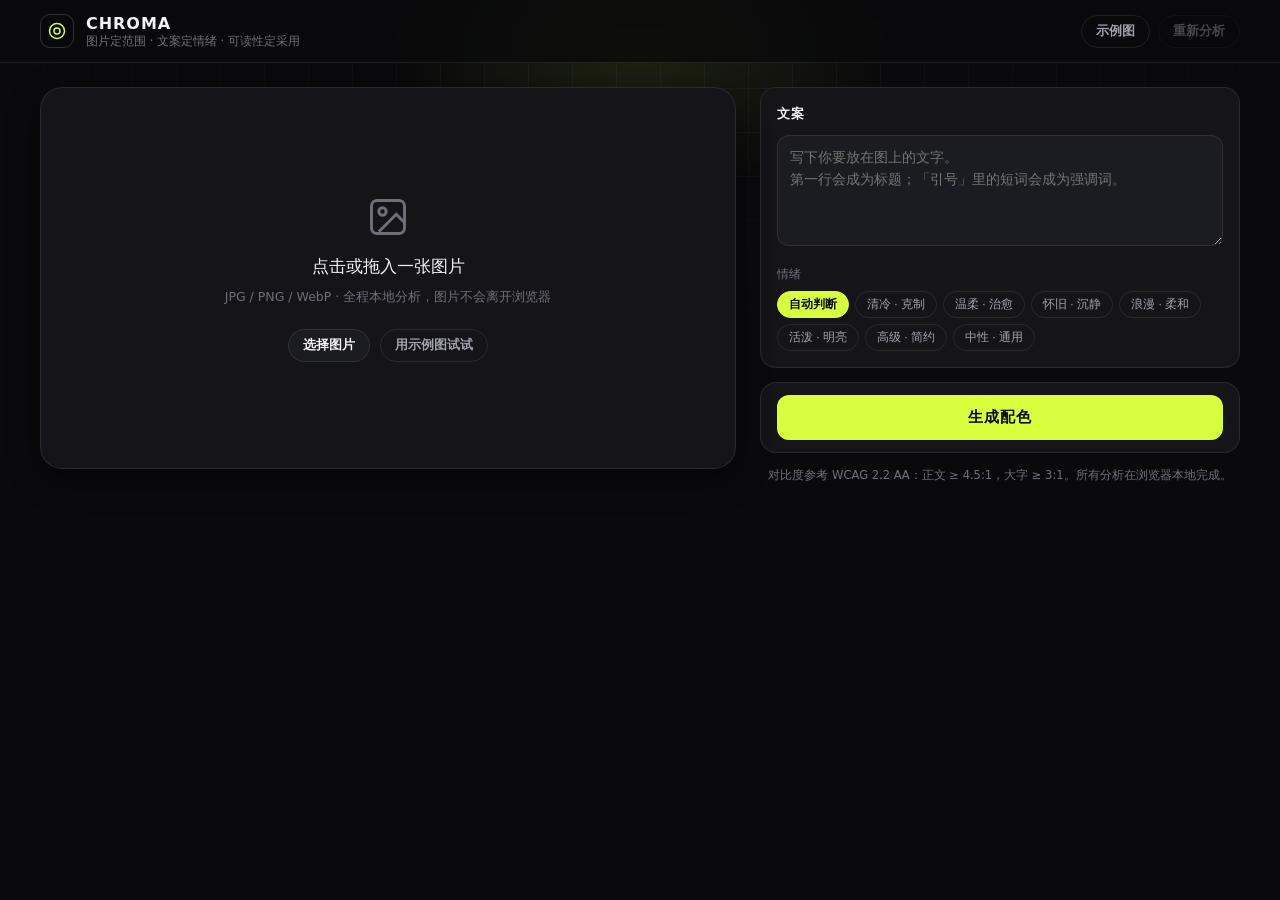
<file: index.html>
<!doctype html>
<html lang="zh-CN">
<head>
  <meta charset="utf-8" />
  <meta name="viewport" content="width=device-width, initial-scale=1, viewport-fit=cover" />
  <title>CHROMA · 基于图片与文案的智能文字配色</title>
  <meta name="description" content="上传一张图片，输入一段文案：系统读取图片真实像素决定颜色范围，判断文案情绪决定方向，按 WCAG 对比度过滤，生成可直接用于图片排版的文字配色。" />
  <link rel="icon" href="data:image/svg+xml,%3Csvg xmlns='http://www.w3.org/2000/svg' viewBox='0 0 24 24' fill='none' stroke='%23d8ff3e' stroke-width='2'%3E%3Ccircle cx='12' cy='12' r='10'/%3E%3Ccircle cx='12' cy='12' r='4'/%3E%3C/svg%3E" />
  <link rel="stylesheet" href="styles.css" />
</head>
<body>
  <div class="atmosphere" aria-hidden="true">
    <div class="atmosphere-grid"></div>
    <div class="atmosphere-glow"></div>
  </div>

  <header class="topbar">
    <div class="brand">
      <span class="brand-mark" aria-hidden="true">
        <svg viewBox="0 0 24 24" fill="none" stroke="currentColor" stroke-width="2"><circle cx="12" cy="12" r="10"/><circle cx="12" cy="12" r="4"/></svg>
      </span>
      <div class="brand-text">
        <strong>CHROMA</strong>
        <span>图片定范围 · 文案定情绪 · 可读性定采用</span>
      </div>
    </div>
    <div class="topbar-actions">
      <button class="btn btn-ghost" id="sampleBtn" type="button">示例图</button>
      <button class="btn btn-ghost" id="reanalyzeBtn" type="button" disabled>重新分析</button>
    </div>
  </header>

  <main class="layout">
    <!-- 左列：上传区 + 实际预览区（同一块画布） -->
    <section class="stage-col">
      <div id="stage" class="stage">
        <div id="dropzone" class="dropzone">
          <svg class="dz-icon" viewBox="0 0 24 24" fill="none" stroke="currentColor" stroke-width="1.6" aria-hidden="true">
            <rect x="3" y="3" width="18" height="18" rx="3"/><circle cx="9" cy="9" r="2"/><path d="M21 15l-4.5-4.5L7 20"/>
          </svg>
          <p class="dz-title">点击或拖入一张图片</p>
          <p class="dz-sub">JPG / PNG / WebP · 全程本地分析，图片不会离开浏览器</p>
          <div class="dz-actions">
            <button id="dzPick" class="btn btn-soft" type="button">选择图片</button>
            <button id="dzSample" class="btn btn-ghost" type="button">用示例图试试</button>
          </div>
        </div>
        <div id="frame" class="frame" hidden>
          <img id="previewImg" alt="上传图片的预览" draggable="false" />
          <div id="overlay" class="overlay" tabindex="0" role="group" aria-label="文字预览框，可拖动调整位置">
            <div id="overlayScrim" class="ov-scrim" hidden></div>
            <div id="overlayText" class="ov-inner">
              <div id="ovAccent" class="ov-accent" hidden></div>
              <h2 id="ovTitle" class="ov-title"></h2>
              <p id="ovBody" class="ov-body"></p>
            </div>
          </div>
          <div id="frameHint" class="frame-hint">拖动文字框到你想放文字的位置，配色会按该区域重新计算</div>
        </div>
        <input id="fileInput" type="file" accept="image/jpeg,image/png,image/webp" hidden />
      </div>
      <div class="stage-foot">
        <button id="replaceBtn" class="btn btn-ghost" type="button" hidden>更换图片</button>
        <span id="imgMeta" class="meta"></span>
      </div>
      <!-- 可读性检查条：标题 / 正文 / 强调 三角色的真实对比度 -->
      <div id="contrastStrip" class="contrast-strip" hidden></div>
    </section>

    <!-- 右列：文案 → 主按钮 → 结果 -->
    <section class="panel-col">
      <div class="panel">
        <label class="p-label" for="copyInput">文案</label>
        <textarea id="copyInput" rows="4" placeholder="写下你要放在图上的文字。&#10;第一行会成为标题；「引号」里的短词会成为强调词。"></textarea>
        <div class="mood-row">
          <span class="p-sub">情绪</span>
          <div id="moodChips" class="chips" role="radiogroup" aria-label="文案情绪"></div>
        </div>
        <p id="moodRead" class="mood-read" hidden></p>
      </div>

      <div class="panel panel-action">
        <button id="generateBtn" class="btn-primary" type="button">生成配色</button>
        <p id="staleHint" class="stale-hint" hidden></p>
      </div>

      <div class="panel" id="resultPanel" hidden>
        <div class="p-head">
          <span class="p-label">配色方案</span>
          <span id="bgTypeBadge" class="badge"></span>
        </div>
        <div id="bgSummary" class="bg-summary"></div>
        <div id="schemeList" class="scheme-list"></div>
      </div>

      <!-- 高级区（折叠）：保留原有排版调整 / 原色驱动增强 / 导出能力 -->
      <details class="adv" id="advPanel" hidden>
        <summary>高级：排版 · 取色增强 · 导出</summary>
        <div class="adv-body">
          <div class="grid2">
            <label class="f-row">字号<input id="sizeRange" type="range" min="18" max="88" value="40" /><output id="sizeVal">40</output></label>
            <label class="f-row">文字框宽<input id="widthRange" type="range" min="24" max="92" value="62" /><output id="widthVal">62%</output></label>
            <label class="f-row">行高<input id="lhRange" type="range" min="90" max="200" value="135" /><output id="lhVal">1.35</output></label>
            <label class="f-row">字距<input id="lsRange" type="range" min="-5" max="30" value="2" /><output id="lsVal">0.02em</output></label>
          </div>
          <div class="grid2">
            <label class="f-row">字重
              <select id="weightSelect"><option value="400">常规</option><option value="600">半粗</option><option value="700" selected>粗体</option><option value="900">特粗</option></select>
            </label>
            <label class="f-row">对齐
              <select id="alignSelect"><option value="left" selected>左对齐</option><option value="center">居中</option><option value="right">右对齐</option></select>
            </label>
          </div>
          <div class="toggle-row">
            <button id="strokeToggle" class="toggle" type="button" role="switch" aria-checked="true">描边</button>
            <button id="shadowToggle" class="toggle" type="button" role="switch" aria-checked="true">阴影</button>
            <button id="scrimToggle" class="toggle" type="button" role="switch" aria-checked="false">文字底衬</button>
            <button id="resetBtn" class="btn btn-ghost" type="button">恢复默认排版</button>
          </div>

          <div class="adv-sep"></div>
          <p class="p-sub">原色驱动增强（手动）</p>
          <div class="src-row">
            <span id="srcChip" class="chip-swatch"></span>
            <div class="src-meta"><span id="srcHex" class="mono">—</span><span id="srcHsl" class="meta"></span></div>
            <button id="srcPickBtn" class="btn btn-ghost" type="button">吸色</button>
            <button id="resetSourceBtn" class="btn btn-ghost" type="button">用主色</button>
          </div>
          <div class="grid2">
            <label class="f-row">明度 ΔL<input id="enhanceL" type="range" min="-30" max="30" value="0" /><output id="valL">0%</output></label>
            <label class="f-row">色度 ΔC<input id="enhanceC" type="range" min="-30" max="30" value="0" /><output id="valC">0%</output></label>
          </div>
          <div id="variantRow" class="variant-row"></div>

          <div class="adv-sep"></div>
          <div class="export-row">
            <button id="copyHexBtn" class="btn btn-soft" type="button" disabled>复制色值</button>
            <button id="copyCssBtn" class="btn btn-soft" type="button" disabled>复制 CSS 变量</button>
            <button id="pngBtn" class="btn btn-soft" type="button" disabled>色卡 PNG</button>
            <button id="jsonBtn" class="btn btn-soft" type="button" disabled>分析 JSON</button>
          </div>
        </div>
      </details>

      <p class="foot-note">对比度参考 WCAG 2.2 AA：正文 ≥ 4.5:1，大字 ≥ 3:1。所有分析在浏览器本地完成。</p>
    </section>
  </main>

  <div id="toast" class="toast" role="status" aria-live="polite"></div>

  <script src="color-core.js"></script>
  <script src="mood-core.js"></script>
  <script src="app.js"></script>
</body>
</html>
</file>
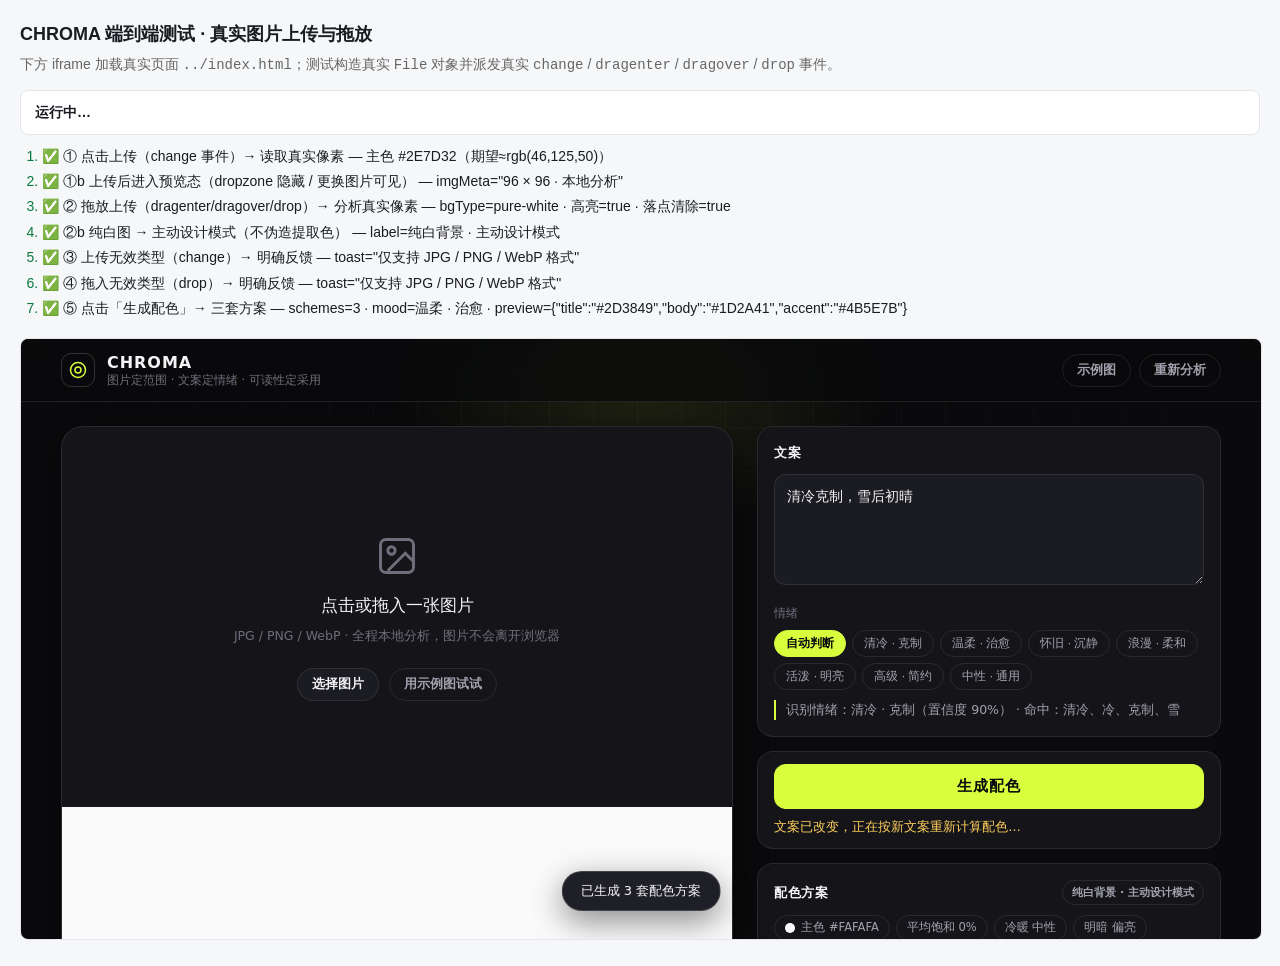
<file: tests/e2e-upload.html>
<!doctype html>
<html lang="zh-CN">
<head>
<meta charset="utf-8" />
<meta name="viewport" content="width=device-width, initial-scale=1" />
<title>CHROMA · E2E 上传与拖放测试</title>
<style>
  body { font: 14px/1.6 -apple-system, "PingFang SC", "Microsoft YaHei", sans-serif; margin: 0; padding: 20px; background: #f6f7f9; color: #1a1c22; }
  h1 { font-size: 18px; margin: 0 0 4px; }
  .sub { color: #666; margin: 0 0 14px; }
  #summary { font-weight: 700; margin: 10px 0; padding: 10px 14px; border-radius: 8px; background: #fff; border: 1px solid #e2e5ea; }
  #summary.ok { background: #eafaf0; border-color: #b6e6c8; color: #0a7a3d; }
  #summary.bad { background: #fdecec; border-color: #f3bcbc; color: #b32b2b; }
  ol { padding-left: 22px; margin: 8px 0 0; }
  li { margin: 3px 0; }
  li.pass::marker { color: #0a7a3d; }
  li.fail::marker { color: #b32b2b; }
  .detail { color: #666; font-size: 12px; }
  iframe { width: 100%; height: 600px; border: 1px solid #e2e5ea; border-radius: 8px; background: #fff; margin-top: 16px; }
</style>
</head>
<body>
  <h1>CHROMA 端到端测试 · 真实图片上传与拖放</h1>
  <p class="sub">下方 iframe 加载真实页面 <code>../index.html</code>；测试构造真实 <code>File</code> 对象并派发真实 <code>change</code> / <code>dragenter</code> / <code>dragover</code> / <code>drop</code> 事件。</p>
  <div id="summary">运行中…</div>
  <ol id="results"></ol>
  <iframe id="app" src="../index.html" title="被测试页面"></iframe>

  <script>
  (function () {
    'use strict';
    var iframe = document.getElementById('app');
    var summaryEl = document.getElementById('summary');
    var resultsEl = document.getElementById('results');
    var results = [];
    var sleep = function (ms) { return new Promise(function (r) { setTimeout(r, ms); }); };

    function win() { return iframe.contentWindow; }
    function doc() { return iframe.contentDocument; }
    function el(id) { return doc().getElementById(id); }
    function toastText() { var t = el('toast'); return t ? t.textContent : ''; }

    function waitFor(fn, timeout, step) {
      timeout = timeout || 4000; step = step || 50;
      var t0 = Date.now();
      return new Promise(function (resolve) {
        (function poll() {
          var ok = false;
          try { ok = !!fn(); } catch (e) { ok = false; }
          if (ok) return resolve(true);
          if (Date.now() - t0 > timeout) return resolve(false);
          setTimeout(poll, step);
        })();
      });
    }

    function record(name, pass, detail) {
      results.push({ name: name, pass: !!pass, detail: detail || '' });
      var li = document.createElement('li');
      li.className = pass ? 'pass' : 'fail';
      li.textContent = (pass ? '✅ ' : '❌ ') + name + (detail ? '  — ' + detail : '');
      resultsEl.appendChild(li);
    }

    function hexToRgb(hex) {
      var h = hex.replace('#', '');
      return [parseInt(h.slice(0, 2), 16), parseInt(h.slice(2, 4), 16), parseInt(h.slice(4, 6), 16)];
    }
    function near(rgb, target, tol) {
      return rgb.every(function (v, i) { return Math.abs(v - target[i]) <= tol; });
    }

    /* 用 canvas 生成一张真实图片文件（可指定纯色），走真实 File/Blob 通道 */
    function makeImageFile(rgb, opts) {
      opts = opts || {};
      var w = opts.w || 96, h = opts.h || 96, type = opts.type || 'image/png', name = opts.name || 'test.png';
      var c = doc().createElement('canvas');
      c.width = w; c.height = h;
      var x = c.getContext('2d');
      x.fillStyle = 'rgb(' + rgb.join(',') + ')';
      x.fillRect(0, 0, w, h);
      return new Promise(function (res) {
        c.toBlob(function (b) { res(new File([b], name, { type: type })); }, type);
      });
    }
    function makeTextFile() { return new File(['hello'], 'note.txt', { type: 'text/plain' }); }
    function dataTransferWith(file) {
      var dt = new DataTransfer();
      dt.items.add(file);
      return dt;
    }
    function fireDrag(target, type, dt) {
      target.dispatchEvent(new DragEvent(type, { bubbles: true, cancelable: true, dataTransfer: dt }));
    }

    async function run() {
      var ready = await waitFor(function () { return win() && win().__IPS && doc().readyState === 'complete'; }, 8000);
      if (!ready) { record('应用就绪', false, '未检测到 window.__IPS 或 iframe 未加载'); return finish(); }
      await sleep(300);

      /* ① 点击上传：真实 File 走 fileInput 的 change 事件 */
      try {
        var green = [46, 125, 50];
        var f = await makeImageFile(green, { name: 'green.png' });
        var fi = el('fileInput');
        fi.files = dataTransferWith(f).files;
        fi.dispatchEvent(new Event('change', { bubbles: true }));
        var ok = await waitFor(function () { return win().__IPS.get().palette.length > 0; }, 6000);
        var st = win().__IPS.get();
        var p0 = st.palette.length ? hexToRgb(st.palette[0]) : [0, 0, 0];
        record('① 点击上传（change 事件）→ 读取真实像素',
          ok && near(p0, green, 32),
          '主色 ' + (st.palette[0] || '—') + '（期望≈rgb(46,125,50)）');
        record('①b 上传后进入预览态（dropzone 隐藏 / 更换图片可见）',
          el('dropzone').hidden === true && el('frame').hidden === false && el('replaceBtn').hidden === false,
          'imgMeta="' + el('imgMeta').textContent + '"');
      } catch (e) { record('① 点击上传', false, String(e)); }

      /* ② 拖放上传：真实 DragEvent + dataTransfer.files */
      try {
        var f2 = await makeImageFile([250, 250, 250], { name: 'white.png' });
        var dt = dataTransferWith(f2);
        var stage = el('stage');
        fireDrag(stage, 'dragenter', dt);
        var over = el('dropzone').classList.contains('is-over');
        fireDrag(stage, 'dragover', dt);
        fireDrag(stage, 'drop', dt);
        var cleared = !el('dropzone').classList.contains('is-over');
        var ok2 = await waitFor(function () {
          var s = win().__IPS.get(); return s.bgType && s.bgType.type === 'pure-white';
        }, 6000);
        var st2 = win().__IPS.get();
        record('② 拖放上传（dragenter/dragover/drop）→ 分析真实像素',
          ok2 && over && cleared,
          'bgType=' + (st2.bgType && st2.bgType.type) + ' · 高亮=' + over + ' · 落点清除=' + cleared);
        record('②b 纯白图 → 主动设计模式（不伪造提取色）',
          !!st2.bgType && st2.bgType.type === 'pure-white' && st2.bgType.mode === 'B',
          'label=' + (st2.bgType && st2.bgType.label));
      } catch (e) { record('② 拖放上传', false, String(e)); }

      /* ③ 无效类型：change */
      try {
        var fi3 = el('fileInput');
        fi3.files = dataTransferWith(makeTextFile()).files;
        fi3.dispatchEvent(new Event('change', { bubbles: true }));
        await sleep(80);
        var t3 = toastText();
        record('③ 上传无效类型（change）→ 明确反馈', t3.indexOf('仅支持') >= 0, 'toast="' + t3 + '"');
      } catch (e) { record('③ 无效类型 change', false, String(e)); }

      /* ④ 无效类型：drop */
      try {
        fireDrag(el('stage'), 'drop', dataTransferWith(makeTextFile()));
        await sleep(80);
        var t4 = toastText();
        record('④ 拖入无效类型（drop）→ 明确反馈', t4.indexOf('仅支持') >= 0, 'toast="' + t4 + '"');
      } catch (e) { record('④ 无效类型 drop', false, String(e)); }

      /* ⑤ 主按钮「生成配色」 */
      try {
        el('copyInput').value = '温柔暖阳，治愈每一刻';
        el('generateBtn').click();
        await sleep(100);
        var st5 = win().__IPS.get();
        record('⑤ 点击「生成配色」→ 三套方案',
          st5.hasResult && st5.schemes.length === 3 && !!st5.preview,
          'schemes=' + st5.schemes.length + ' · mood=' + (st5.mood && st5.mood.label) + ' · preview=' + JSON.stringify(st5.preview));
      } catch (e) { record('⑤ 生成配色', false, String(e)); }

      /* ⑥ 文案变化（input 事件）→ 自动重算（非仅改预览文字） */
      try {
        var before = JSON.stringify(win().__IPS.get().schemes.map(function (s) { return s.roles; }));
        var ci = el('copyInput');
        ci.value = '清冷克制，雪后初晴';
        ci.dispatchEvent(new Event('input', { bubbles: true }));
        await sleep(850); // debounce 480ms 后重算
        var st6 = win().__IPS.get();
        var after = JSON.stringify(st6.schemes.map(function (s) { return s.roles; }));
        record('⑥ 文案变化（input 事件）→ 自动重算配色',
          before !== after,
          'mood=' + (st6.mood && st6.mood.label) + ' · 色值变化=' + (before !== after));
      } catch (e) { record('⑥ 文案变化重算', false, String(e)); }

      /* ⑦ 方案切换 → 预览变化 */
      try {
        var beforeP = JSON.stringify(win().__IPS.get().preview);
        var cards = doc().querySelectorAll('#schemeList .scheme-card');
        if (cards.length < 3) throw new Error('方案卡片不足 3 个');
        cards[2].click();
        await sleep(80);
        var st7 = win().__IPS.get();
        record('⑦ 点击方案卡片 → 切换下方预览',
          st7.activeScheme === 2 && JSON.stringify(st7.preview) !== beforeP,
          'activeScheme=' + st7.activeScheme + ' · 预览变化=' + (JSON.stringify(st7.preview) !== beforeP));
      } catch (e) { record('⑦ 方案切换', false, String(e)); }

      /* ⑧ 复制按钮 → 复制对应 HEX 并反馈 */
      try {
        var copied = [];
        try {
          Object.defineProperty(win().navigator, 'clipboard', {
            configurable: true,
            value: { writeText: function (t) { copied.push(t); return Promise.resolve(); } },
          });
        } catch (e2) {}
        var btn = doc().querySelector('#schemeList .copy-btn');
        var hex = btn.getAttribute('data-copy');
        btn.click();
        await sleep(80);
        var t8 = toastText();
        record('⑧ 复制按钮 → 复制对应 HEX 并反馈',
          copied.indexOf(hex) >= 0 || t8.indexOf(hex) >= 0,
          '复制=' + JSON.stringify(copied) + ' · toast="' + t8 + '"');
      } catch (e) { record('⑧ 复制按钮', false, String(e)); }

      /* ⑨ 更换图片 → 触发文件选择 */
      try {
        var fi9 = el('fileInput');
        var clicked = 0;
        var orig = fi9.click;
        fi9.click = function () { clicked++; };
        el('replaceBtn').click();
        fi9.click = orig;
        record('⑨ 「更换图片」→ 触发文件选择', clicked === 1, 'fileInput.click() 调用 ' + clicked + ' 次');
      } catch (e) { record('⑨ 更换图片', false, String(e)); }

      /* ⑩ 空文案 → 明确提示 */
      try {
        el('copyInput').value = '';
        el('generateBtn').click();
        await sleep(80);
        var t10 = toastText();
        record('⑩ 空文案 → 明确提示', t10.indexOf('文案') >= 0, 'toast="' + t10 + '"');
      } catch (e) { record('⑩ 空文案', false, String(e)); }

      finish();
    }

    function finish() {
      var passed = results.filter(function (r) { return r.pass; }).length;
      var total = results.length;
      var failed = total - passed;
      summaryEl.textContent = (failed === 0 ? '全部通过 ' : '存在失败 ') + passed + '/' + total;
      summaryEl.className = failed === 0 ? 'ok' : 'bad';
      window.__E2E_RESULT = { passed: passed, failed: failed, total: total, results: results };
    }

    window.__E2E = { run: run };
    iframe.addEventListener('load', function () { run(); });
  })();
  </script>
</body>
</html>
</file>
<file: styles.css>
/* =========================================================
   CHROMA · 极简样式
   沿用原设计令牌体系；只保留五区域所需样式。
   ========================================================= */
:root {
  --bg: #0a0a0c;
  --surface: #141419;
  --surface-2: #1b1b22;
  --line: rgba(255, 255, 255, 0.09);
  --line-strong: rgba(255, 255, 255, 0.16);
  --text: #f4f4f6;
  --text-2: #a3a3af;
  --text-3: #6f6f7c;
  --accent: #d8ff3e;
  --accent-ink: #0a0a0c;
  --ok: #7ee08a;
  --warn: #ffcf5c;
  --bad: #ff7a7a;
  --r-sm: 8px; --r-md: 12px; --r-lg: 16px; --r-xl: 22px;
  --font-display: "SF Pro Display", system-ui, -apple-system, "PingFang SC", "Microsoft YaHei", sans-serif;
  --font-body: system-ui, -apple-system, "PingFang SC", "Microsoft YaHei", sans-serif;
  --font-mono: ui-monospace, "SF Mono", Menlo, Consolas, monospace;
  --shadow-1: 0 1px 2px rgba(0, 0, 0, 0.35);
  --shadow-2: 0 10px 32px rgba(0, 0, 0, 0.45);
}

* { box-sizing: border-box; }
html, body { margin: 0; padding: 0; }
body {
  background: var(--bg);
  color: var(--text);
  font-family: var(--font-body);
  font-size: 14px;
  line-height: 1.55;
  min-height: 100vh;
  -webkit-font-smoothing: antialiased;
}
.mono { font-family: var(--font-mono); }
.meta { color: var(--text-3); font-size: 12px; }

/* ---------- 氛围层（轻量） ---------- */
.atmosphere { position: fixed; inset: 0; pointer-events: none; z-index: 0; }
.atmosphere-grid {
  position: absolute; inset: 0; opacity: 0.5;
  background-image: linear-gradient(var(--line) 1px, transparent 1px), linear-gradient(90deg, var(--line) 1px, transparent 1px);
  background-size: 44px 44px;
  mask-image: radial-gradient(ellipse 90% 60% at 50% 0%, black 0%, transparent 70%);
  -webkit-mask-image: radial-gradient(ellipse 90% 60% at 50% 0%, black 0%, transparent 70%);
}
.atmosphere-glow {
  position: absolute; left: 50%; top: -160px; width: 720px; height: 420px; transform: translateX(-50%);
  background: radial-gradient(closest-side, rgba(216, 255, 62, 0.10), transparent 70%);
}

/* ---------- 顶栏 ---------- */
.topbar {
  position: sticky; top: 0; z-index: 20;
  display: flex; align-items: center; justify-content: space-between; gap: 16px;
  padding: 14px clamp(16px, 4vw, 40px);
  background: rgba(10, 10, 12, 0.82);
  backdrop-filter: blur(12px);
  border-bottom: 1px solid var(--line);
}
.brand { display: flex; align-items: center; gap: 12px; }
.brand-mark {
  display: grid; place-items: center; width: 34px; height: 34px;
  border: 1px solid var(--line-strong); border-radius: 10px; color: var(--accent);
}
.brand-mark svg { width: 18px; height: 18px; }
.brand-text { display: flex; flex-direction: column; line-height: 1.25; }
.brand-text strong { font-family: var(--font-display); font-size: 16px; letter-spacing: 0.06em; }
.brand-text span { color: var(--text-3); font-size: 11.5px; }
.topbar-actions { display: flex; gap: 8px; }

/* ---------- 布局 ---------- */
.layout {
  position: relative; z-index: 1;
  display: grid; grid-template-columns: minmax(0, 1.45fr) minmax(340px, 1fr);
  gap: 24px;
  padding: 24px clamp(16px, 4vw, 40px) 48px;
  max-width: 1440px; margin: 0 auto;
  align-items: start;
}
@media (max-width: 960px) {
  .layout { grid-template-columns: 1fr; }
}

/* ---------- 左列：舞台（上传 + 预览） ---------- */
.stage-col { display: flex; flex-direction: column; gap: 10px; min-width: 0; }
.stage {
  position: relative; width: 100%;
  border: 1px solid var(--line); border-radius: var(--r-xl);
  background: var(--surface);
  overflow: hidden;
  min-height: 320px;
  box-shadow: var(--shadow-2);
}
.dropzone {
  display: flex; flex-direction: column; align-items: center; justify-content: center; gap: 8px;
  min-height: 380px; text-align: center; padding: 32px; cursor: pointer;
  transition: border-color 0.15s, background 0.15s;
}
.dropzone.is-over { background: rgba(216, 255, 62, 0.05); }
.dz-icon { width: 44px; height: 44px; color: var(--text-3); }
.dz-title { margin: 6px 0 0; font-family: var(--font-display); font-size: 17px; }
.dz-sub { margin: 0 0 14px; color: var(--text-3); font-size: 12.5px; }
.dz-actions { display: flex; gap: 10px; flex-wrap: wrap; justify-content: center; }

.frame { position: relative; line-height: 0; }
.frame.is-picking { cursor: crosshair; }
#previewImg { width: 100%; height: auto; display: block; user-select: none; }

/* 文字预览框 */
.overlay {
  position: absolute; transform: translate(-50%, -50%);
  width: 62%; cursor: grab; outline: none;
  line-height: 1.35;
  touch-action: none;
}
.overlay:active { cursor: grabbing; }
.overlay:focus-visible { box-shadow: 0 0 0 2px rgba(216, 255, 62, 0.7); border-radius: 10px; }
.ov-inner { position: relative; z-index: 1; display: flex; flex-direction: column; gap: 0.4em; }
.ov-accent {
  font-size: 0.42em; font-weight: 700; letter-spacing: 0.18em;
  display: inline-flex; align-items: center; gap: 0.5em; width: fit-content;
}
.ov-accent::before { content: ""; width: 1.6em; height: 2px; background: currentColor; border-radius: 2px; }
.ov-title { margin: 0; font-family: var(--font-display); font-size: 1em; line-height: 1.15; }
.ov-body { margin: 0; font-size: 0.44em; line-height: inherit; white-space: pre-line; }
.ov-scrim {
  position: absolute; inset: -0.9em -1.1em; z-index: 0;
  border-radius: 12px; backdrop-filter: blur(2px);
}
.frame-hint {
  position: absolute; left: 50%; bottom: 14px; transform: translateX(-50%);
  z-index: 3; padding: 6px 12px; border-radius: 999px;
  background: rgba(10, 10, 12, 0.72); color: var(--text-2);
  font-size: 12px; border: 1px solid var(--line);
  pointer-events: none; white-space: nowrap;
  transition: opacity 0.3s;
}
.frame-hint.is-hidden { opacity: 0; }

.stage-foot { display: flex; align-items: center; gap: 12px; }

/* 可读性检查条 */
.contrast-strip {
  display: grid; grid-template-columns: repeat(3, 1fr); gap: 8px;
}
@media (max-width: 640px) { .contrast-strip { grid-template-columns: 1fr; } }
.cbox {
  display: flex; align-items: center; gap: 10px;
  padding: 9px 12px; border: 1px solid var(--line); border-radius: var(--r-md);
  background: var(--surface);
}
.cbox .sw { width: 26px; height: 26px; border-radius: 7px; flex: none; box-shadow: inset 0 0 0 1px rgba(255,255,255,0.12); }
.cbox .role { font-size: 11.5px; color: var(--text-3); }
.cbox .hexv { font-family: var(--font-mono); font-size: 12.5px; }
.cbox .ratio { margin-left: auto; font-family: var(--font-mono); font-size: 12px; }
.cbox.is-ok .ratio { color: var(--ok); }
.cbox.is-warn .ratio { color: var(--warn); }
.cbox.is-bad .ratio { color: var(--bad); }

/* ---------- 右列 ---------- */
.panel-col { display: flex; flex-direction: column; gap: 14px; min-width: 0; }
.panel {
  background: var(--surface); border: 1px solid var(--line); border-radius: var(--r-lg);
  padding: 16px;
}
.p-label { font-family: var(--font-display); font-size: 13px; font-weight: 700; letter-spacing: 0.04em; display: block; margin-bottom: 10px; }
.p-sub { color: var(--text-3); font-size: 12px; }
.p-head { display: flex; align-items: center; justify-content: space-between; margin-bottom: 10px; }
.p-head .p-label { margin-bottom: 0; }

#copyInput {
  width: 100%; resize: vertical; min-height: 92px;
  background: var(--surface-2); color: var(--text);
  border: 1px solid var(--line); border-radius: var(--r-md);
  padding: 10px 12px; font: inherit; line-height: 1.6;
}
#copyInput:focus { outline: none; border-color: var(--line-strong); }

.mood-row { display: flex; flex-direction: column; gap: 8px; margin-top: 12px; }
.chips { display: flex; flex-wrap: wrap; gap: 6px; }
.chip {
  appearance: none; cursor: pointer;
  border: 1px solid var(--line); border-radius: 999px;
  background: transparent; color: var(--text-2);
  font-size: 12px; padding: 4px 11px;
  transition: color 0.15s, border-color 0.15s, background 0.15s;
}
.chip:hover { color: var(--text); border-color: var(--line-strong); }
.chip.is-on { background: var(--accent); color: var(--accent-ink); border-color: var(--accent); font-weight: 600; }
.mood-read { margin: 10px 0 0; color: var(--text-2); font-size: 12.5px; border-left: 2px solid var(--accent); padding-left: 10px; }

.panel-action { padding: 12px 16px; }
.stale-hint { margin: 8px 0 0; color: var(--warn); font-size: 12.5px; }

/* 主按钮（唯一主操作） */
.btn-primary {
  width: 100%; appearance: none; cursor: pointer;
  border: none; border-radius: var(--r-md);
  background: var(--accent); color: var(--accent-ink);
  font: 700 15px var(--font-display); letter-spacing: 0.08em;
  padding: 13px 0; transition: transform 0.12s, filter 0.15s;
}
.btn-primary:hover { filter: brightness(1.06); }
.btn-primary:active { transform: scale(0.985); }
.btn-primary:disabled { opacity: 0.45; cursor: not-allowed; }

/* 通用按钮 */
.btn {
  appearance: none; cursor: pointer; font: 600 12.5px var(--font-body);
  border-radius: 999px; padding: 7px 14px; transition: all 0.15s;
  border: 1px solid var(--line); background: transparent; color: var(--text-2);
}
.btn:hover { color: var(--text); border-color: var(--line-strong); }
.btn:disabled { opacity: 0.4; cursor: not-allowed; }
.btn-soft { background: var(--surface-2); color: var(--text); }
.btn-ghost { background: transparent; }

/* 背景 */
.bg-summary { display: flex; flex-wrap: wrap; gap: 6px; margin-bottom: 12px; }
.tag {
  display: inline-flex; align-items: center; gap: 6px;
  border: 1px solid var(--line); border-radius: 999px;
  padding: 3px 10px; font-size: 11.5px; color: var(--text-2);
}
.tag .dot { width: 10px; height: 10px; border-radius: 50%; box-shadow: inset 0 0 0 1px rgba(255,255,255,0.15); }

/* 徽章 */
.badge {
  display: inline-flex; align-items: center;
  font-size: 11px; font-weight: 600; padding: 3px 9px; border-radius: 999px;
  border: 1px solid var(--line);
}
.badge.b-ok { color: var(--ok); border-color: rgba(126, 224, 138, 0.4); background: rgba(126, 224, 138, 0.08); }
.badge.b-warn { color: var(--warn); border-color: rgba(255, 207, 92, 0.4); background: rgba(255, 207, 92, 0.08); }
.badge.b-bad { color: var(--bad); border-color: rgba(255, 122, 122, 0.4); background: rgba(255, 122, 122, 0.08); }
.badge.b-info { color: var(--text-2); }

/* 方案卡片 */
.scheme-list { display: flex; flex-direction: column; gap: 10px; }
.scheme-card {
  border: 1px solid var(--line); border-radius: var(--r-md);
  padding: 12px 12px 10px; cursor: pointer;
  background: var(--surface-2);
  transition: border-color 0.15s;
}
.scheme-card:hover { border-color: var(--line-strong); }
.scheme-card.is-active { border-color: var(--accent); }
.scheme-head { display: flex; align-items: baseline; gap: 8px; flex-wrap: wrap; }
.scheme-name { font: 700 14px var(--font-display); }
.scheme-tag { color: var(--text-3); font-size: 11.5px; }
.scheme-mood { color: var(--accent); font-size: 11.5px; }
.scheme-desc { margin: 6px 0 10px; color: var(--text-3); font-size: 12px; }
.role-rows { display: flex; flex-direction: column; gap: 6px; }
.role-row {
  display: flex; align-items: center; gap: 10px;
  padding: 6px 8px; border-radius: var(--r-sm);
  background: rgba(255, 255, 255, 0.03);
}
.role-row .sw { width: 30px; height: 30px; border-radius: 8px; flex: none; box-shadow: inset 0 0 0 1px rgba(255,255,255,0.12); }
.role-row .rname { font-size: 12px; color: var(--text-3); width: 3.2em; flex: none; }
.role-row .hexv { font-family: var(--font-mono); font-size: 13px; }
.role-row .ratio { margin-left: auto; font-family: var(--font-mono); font-size: 11.5px; }
.role-row .ratio.is-ok { color: var(--ok); }
.role-row .ratio.is-warn { color: var(--warn); }
.role-row .ratio.is-bad { color: var(--bad); }
.copy-btn {
  appearance: none; cursor: pointer; flex: none;
  width: 26px; height: 26px; display: grid; place-items: center;
  border: 1px solid var(--line); border-radius: 7px;
  background: transparent; color: var(--text-2); font-size: 12px;
}
.copy-btn:hover { color: var(--text); border-color: var(--line-strong); }
.copy-btn.is-done { color: var(--ok); border-color: rgba(126, 224, 138, 0.5); }
.extra-dots { display: flex; gap: 5px; margin-top: 8px; align-items: center; }
.extra-dots .dot { width: 14px; height: 14px; border-radius: 5px; box-shadow: inset 0 0 0 1px rgba(255,255,255,0.12); }
.extra-dots .dlabel { color: var(--text-3); font-size: 11px; margin-right: 2px; }

/* ---------- 高级折叠区 ---------- */
.adv {
  border: 1px solid var(--line); border-radius: var(--r-lg);
  background: var(--surface);
}
.adv summary {
  cursor: pointer; padding: 12px 16px; color: var(--text-2); font-size: 12.5px;
  user-select: none; list-style: none;
}
.adv summary::before { content: "▸ "; }
.adv[open] summary::before { content: "▾ "; }
.adv-body { padding: 0 16px 16px; display: flex; flex-direction: column; gap: 12px; }
.grid2 { display: grid; grid-template-columns: 1fr 1fr; gap: 10px 14px; }
@media (max-width: 480px) { .grid2 { grid-template-columns: 1fr; } }
.f-row { display: flex; align-items: center; gap: 8px; font-size: 12px; color: var(--text-2); }
.f-row input[type="range"] { flex: 1; }
.f-row select {
  background: var(--surface-2); color: var(--text); border: 1px solid var(--line);
  border-radius: 7px; padding: 4px 8px; font-size: 12px; margin-left: auto;
}
.f-row output { font-family: var(--font-mono); font-size: 11.5px; min-width: 4.2em; text-align: right; color: var(--text-3); }
input[type="range"] { accent-color: var(--accent); }

.toggle-row { display: flex; flex-wrap: wrap; gap: 8px; align-items: center; }
.toggle {
  appearance: none; cursor: pointer; border: 1px solid var(--line); border-radius: 999px;
  background: transparent; color: var(--text-2); font: 600 12px var(--font-body); padding: 5px 12px;
}
.toggle[aria-checked="true"] { background: rgba(216, 255, 62, 0.12); color: var(--accent); border-color: rgba(216, 255, 62, 0.5); }

.adv-sep { height: 1px; background: var(--line); margin: 2px 0; }

.src-row { display: flex; align-items: center; gap: 10px; flex-wrap: wrap; }
.chip-swatch { width: 34px; height: 34px; border-radius: 10px; box-shadow: inset 0 0 0 1px rgba(255,255,255,0.12); flex: none; }
.src-meta { display: flex; flex-direction: column; gap: 1px; }
.variant-row { display: flex; flex-wrap: wrap; gap: 6px; }
.variant-chip {
  width: 72px; height: 40px; border: none; border-radius: 9px; cursor: pointer;
  color: #fff; text-shadow: 0 1px 2px rgba(0, 0, 0, 0.55);
  font: 10.5px var(--font-mono);
  box-shadow: inset 0 0 0 1px rgba(255, 255, 255, 0.14);
}
.export-row { display: flex; flex-wrap: wrap; gap: 8px; }

.foot-note { color: var(--text-3); font-size: 11.5px; margin: 0; text-align: center; }

/* ---------- Toast ---------- */
.toast {
  position: fixed; left: 50%; bottom: 28px; transform: translate(-50%, 12px);
  z-index: 50; padding: 9px 18px; border-radius: 999px;
  background: #1f1f27; color: var(--text); border: 1px solid var(--line-strong);
  font-size: 13px; box-shadow: var(--shadow-2);
  opacity: 0; pointer-events: none; transition: opacity 0.2s, transform 0.2s;
}
.toast.is-show { opacity: 1; transform: translate(-50%, 0); }

/* 选区/骨架微交互 */
@media (prefers-reduced-motion: reduce) {
  * { transition: none !important; animation: none !important; }
}
</file>
